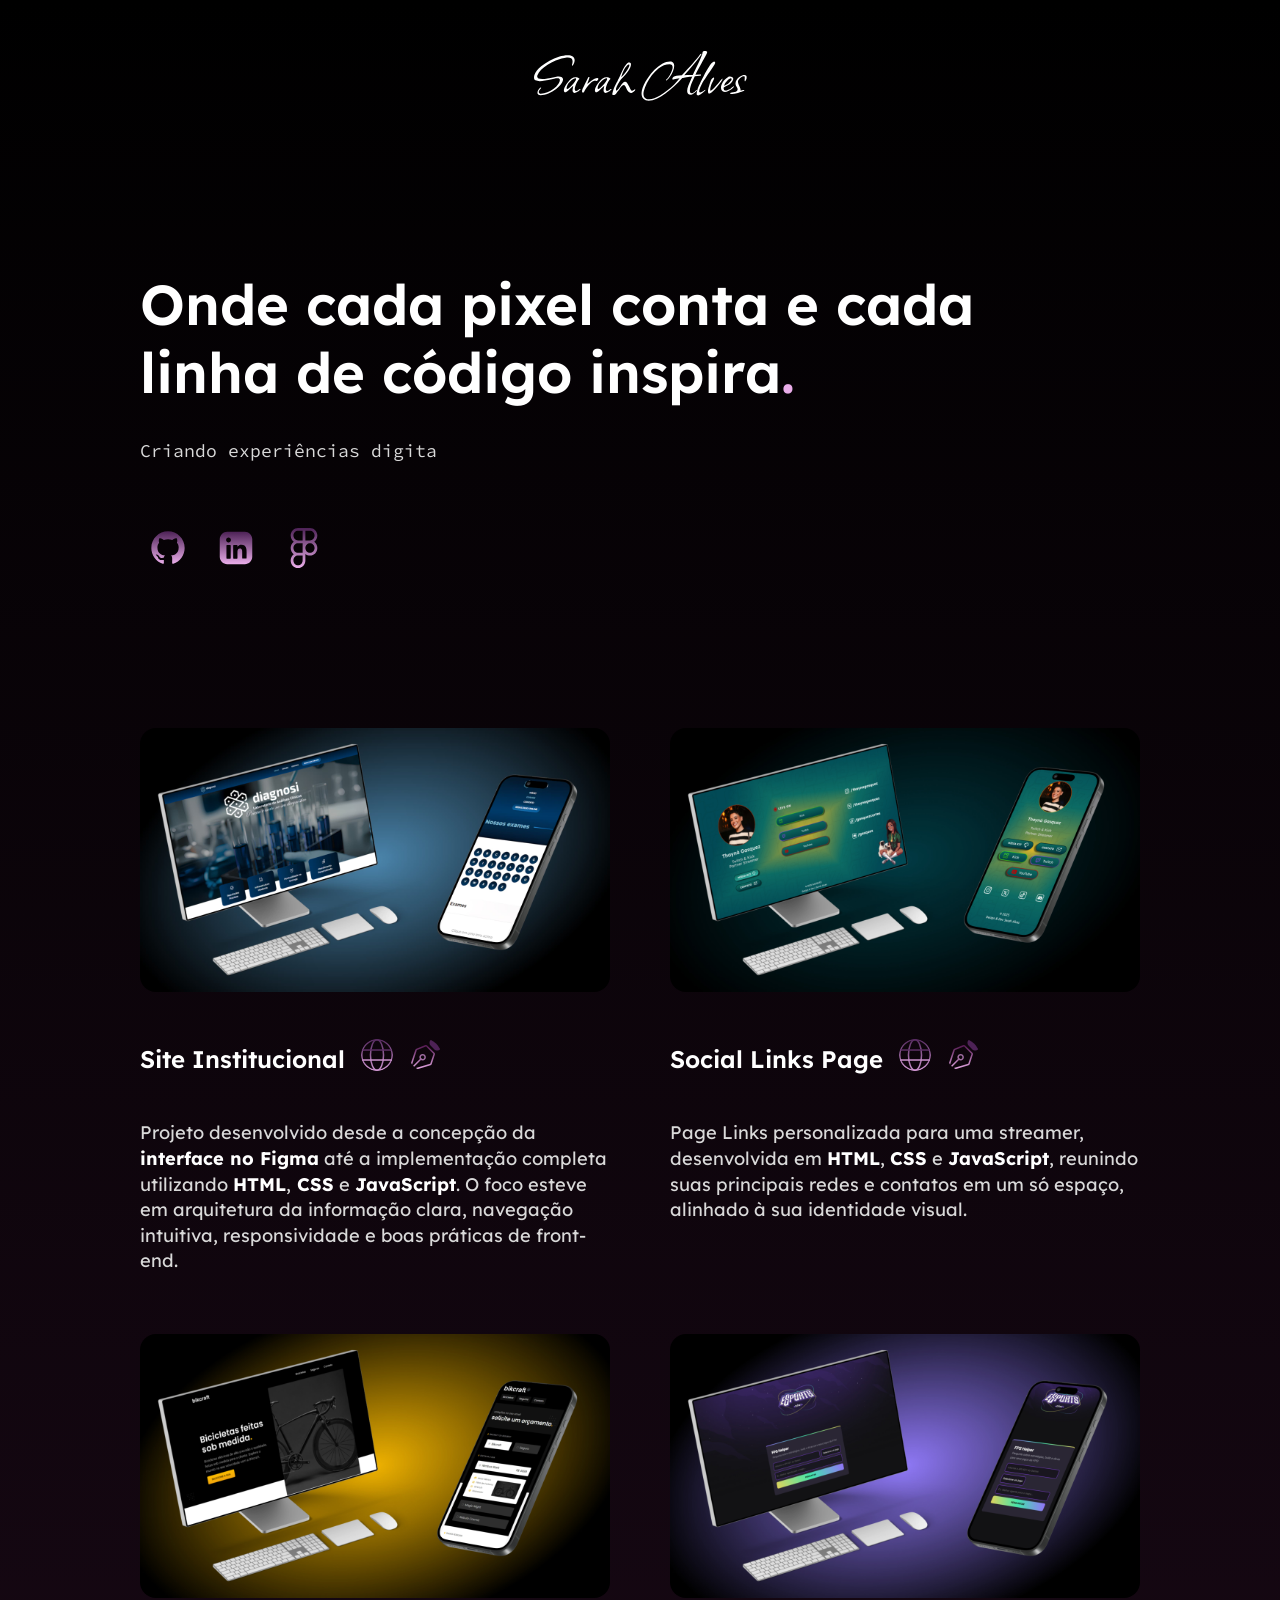
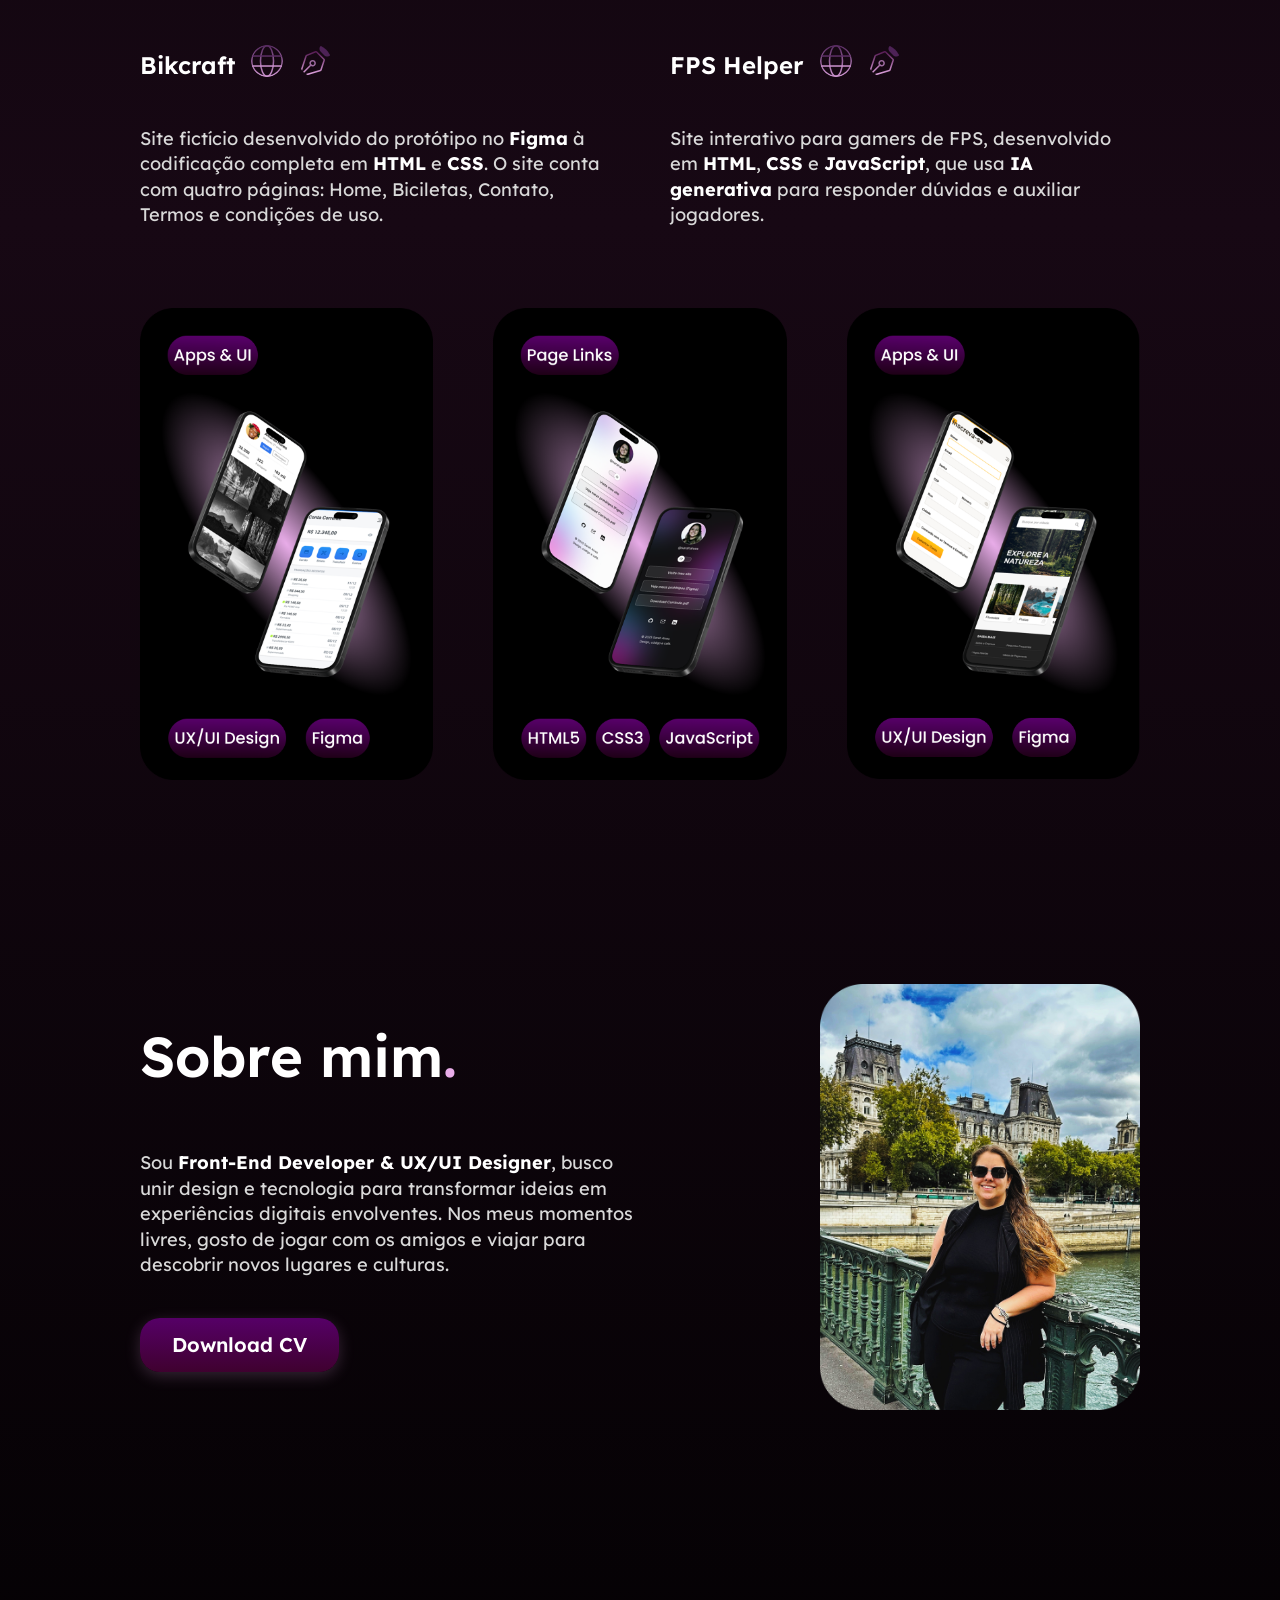
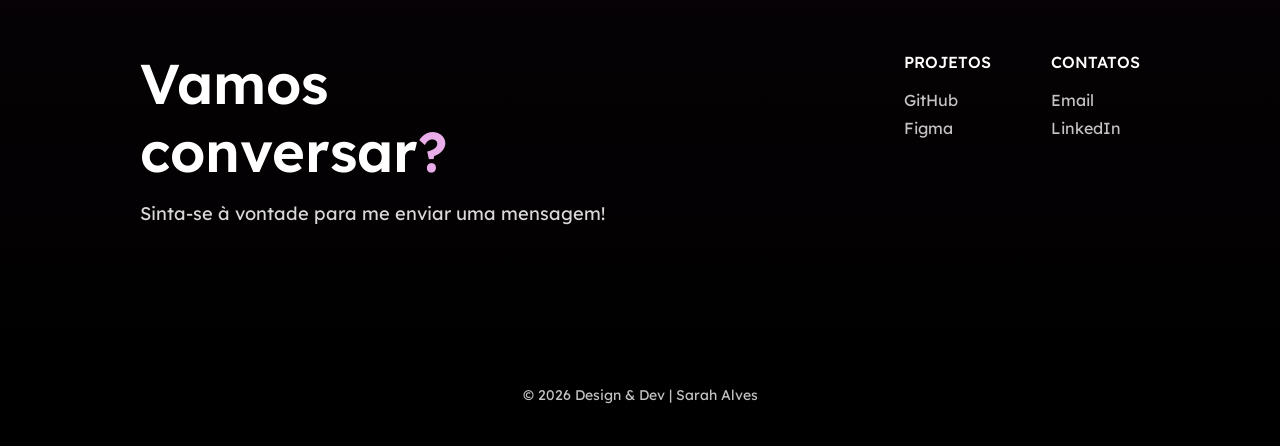
<file: index.html>
<!DOCTYPE html>
<html lang="pt-br">

<head>
  <meta charset="UTF-8">
  <meta name="viewport" content="width=device-width, initial-scale=1.0">
  <meta name="description" content="Portfólio de Sarah Alves — Desenvolvedora Front-End e UX/UI Designer criando experiências digitais com foco em interfaces modernas, criativas e responsivas.">
  <meta property="og:title" content="Sarah Alves | Dev & Designer">
  <meta property="og:description" content="Desenvolvedora Front-End e UX/UI Designer com foco em interfaces modernas, criativas e responsivas.">
  <meta property="og:image" content="https://www.sarahalves.dev.br/img/fotosobre.png">
  <meta property="og:url" content="https://www.sarahalves.dev.br/">
  <meta property="og:type" content="website">
  <link rel="preconnect" href="https://fonts.googleapis.com">
  <link rel="preconnect" href="https://fonts.gstatic.com" crossorigin>
  <link href="https://fonts.googleapis.com/css2?family=Lexend+Deca:wght@100..900&family=Source+Code+Pro:ital,wght@0,200..900;1,200..900&display=swap" rel="stylesheet">
  <title>Sarah Alves | Dev & Designer</title>
  <link rel="icon" type="image/svg+xml" href="icons/favicon.svg">
  <link rel="stylesheet" href="css/global.css">
  <link rel="stylesheet" href="css/header.css">
  <link rel="stylesheet" href="css/introducao.css">
  <link rel="stylesheet" href="css/projetos.css">
  <link rel="stylesheet" href="css/mobile.css">
  <link rel="stylesheet" href="css/sobre.css">
  <link rel="stylesheet" href="css/contato.css">
  <link rel="stylesheet" href="css/footer.css">
  <script async src="https://www.googletagmanager.com/gtag/js?id=G-N5RWVJ7HPK"></script>
  <script> window.dataLayer = window.dataLayer || []; function gtag() { dataLayer.push(arguments); } gtag('js', new Date()); gtag('config', 'G-N5RWVJ7HPK'); </script>
</head>

<body id="topo">
  <header class="header"> <img src="icons/logo.svg" alt="Logo Sarah Alves" class="logo" width="214" height="71"> </header>
  <section class="introducao">
    <div class="container-intro">
      <h1>Onde cada pixel conta e cada linha de código inspira<span>.</span></h1>
      <p id="subtitle" aria-label="Criando experiências digitais unindo tecnologia, design e criatividade.">Criando experiências digitais unindo tecnologia, design e criatividade.</p>
      <div id="icons-intro"> <a href="https://github.com/sarahalves93" target="_blank" rel="noopener noreferrer"><img src="icons/github.svg" alt="Logo GitHub" width="40" height="40"></a> <a href="https://www.linkedin.com/in/sarahmalves/" target="_blank" rel="noopener noreferrer"><img src="icons/linkedin.svg" alt="Logo LinkedIn" width="40" height="40"></a> <a href="https://www.figma.com/@sarahalves93" target="_blank" rel="noopener noreferrer"><img src="icons/figma.svg" alt="Logo Figma" width="40" height="40"></a> </div>
    </div>
  </section>
  <section class="projetos">
    <div class="container-projeto">
      <div class="projeto-card"> <img src="img/projeto1.jpg" alt="Projeto Clínica" width="640" height="360" fetchpriority="high" loading="eager" decoding="async">
        <h2 class="titulo-icone">Site Institucional<span class="icones"> <a href="https://sarahalves93.github.io/diagnosi/index.html" target="_blank" rel="noopener noreferrer"><img src="icons/web.svg" alt="Ver site"></a> <a href="https://www.figma.com/community/file/1571594964762178795/prototipo-laboratorio" target="_blank" rel="noopener noreferrer"><img src="icons/design.svg" alt="Ver design"></a> </span> </h2>
        <p>Projeto desenvolvido desde a concepção da <strong>interface no Figma</strong> até a implementação completa utilizando <strong>HTML</strong>,<strong> CSS</strong> e <strong> JavaScript</strong>. O foco esteve em arquitetura da informação clara, navegação intuitiva, responsividade e boas práticas de front-end.</p>
      </div>
      <div class="projeto-card"> <img src="img/projeto2.jpg" alt="Projeto Social Links Page" width="640" height="360" fetchpriority="high" loading="eager" decoding="async">
        <h2 class="titulo-icone"> Social Links Page <span class="icones"> <a href="https://www.thaynagasquez.com.br" target="_blank" rel="noopener noreferrer"><img src="icons/web.svg" alt="Ver site"></a> <a href="https://www.figma.com/community/file/1559974233819190485/social-links-page-thayna-gasquez" target="_blank" rel="noopener noreferrer"><img src="icons/design.svg" alt="Ver design"></a> </span> </h2>
        <p>Page Links personalizada para uma streamer, desenvolvida em <strong>HTML</strong>, <strong>CSS</strong> e <strong>JavaScript</strong>, reunindo suas principais redes e contatos em um só espaço, alinhado à sua identidade visual.</p>
      </div>
      <div class="projeto-card"> <img src="img/projeto3.jpg" alt="Projeto Bikcraft" width="640" height="360" loading="lazy">
        <h2 class="titulo-icone"> Bikcraft <span class="icones"> <a href="https://sarahalves93.github.io/bikcraft/" target="_blank" rel="noopener noreferrer"><img src="icons/web.svg" alt="Ver site"></a> <a href="https://www.figma.com/community/file/1524953533011559417/prototipo-site-bikcraft" target="_blank" rel="noopener noreferrer"><img src="icons/design.svg" alt="Ver design"></a> </span> </h2>
        <p>Site fictício desenvolvido do protótipo no <strong>Figma</strong> à codificação completa em <strong>HTML</strong> e <strong>CSS</strong>. O site conta com quatro páginas: Home, Biciletas, Contato, Termos e condições de uso.</p>
      </div>
      <div class="projeto-card"> <img src="img/projeto4.jpg" alt="Projeto FPS Helper" width="640" height="360" loading="lazy">
        <h2 class="titulo-icone"> FPS Helper <span class="icones"> <a href="https://sarahalves93.github.io/nlw/" target="_blank" rel="noopener noreferrer"><img src="icons/web.svg" alt="Ver site"></a> <a href="https://www.figma.com/community/file/1527134193803416927/fps-helper" target="_blank" rel="noopener noreferrer"><img src="icons/design.svg" alt="Ver design"></a> </span> </h2>
        <p>Site interativo para gamers de FPS, desenvolvido em <strong>HTML</strong>, <strong>CSS</strong> e <strong>JavaScript</strong>, que usa <strong>IA generativa</strong> para responder dúvidas e auxiliar jogadores.</p>
      </div>
    </div>
  </section>
  <section class="mobile">
    <div class="container-mobile"> <a href="https://www.figma.com/community/file/1525366887731871025/interfaces-mobile" target="_blank" rel="noopener noreferrer"><img src="img/mobile1.png" alt="Interface mobile - App design" width="435" height="700" loading="lazy"></a> <a href="https://sarahalves93.github.io/devlinks/" target="_blank" rel="noopener noreferrer"><img src="img/mobile2.png" alt="Interface mobile - DevLinks" width="435" height="700" loading="lazy"></a> <a href="https://www.figma.com/community/file/1525366887731871025/interfaces-mobile" target="_blank" rel="noopener noreferrer"><img src="img/mobile3.png" alt="Interface mobile - App design" width="435" height="700" loading="lazy"></a> </div>
  </section>
  <section class="sobre">
    <div class="container-sobre">
      <div class="texto-sobre">
        <h1>Sobre mim<span>.</span></h1>
        <p>Sou <strong>Front-End Developer & UX/UI Designer</strong>, busco unir design e tecnologia para transformar ideias em experiências digitais envolventes. Nos meus momentos livres, gosto de jogar com os amigos e viajar para descobrir novos lugares e culturas.</p>
        <a href="https://drive.google.com/file/d/1NOJ8W0hasTgobDgMyMadoRC4v_-Jb6lY/view?usp=sharing" target="_blank" rel="noopener noreferrer" class="botao">Download CV</a>
      </div>
      <div class="foto"> <img src="img/fotosobre.png" alt="Foto de Sarah" width="405" height="540" loading="lazy"> </div>
    </div>
  </section>
  <section class="contato">
    <div class="container-contato">
      <div class="contato-texto">
        <h1>Vamos conversar<span>?</span></h1>
        <p>Sinta-se à vontade para me enviar uma mensagem!</p>
      </div>
      <div class="contato-links">
        <div class="projetos-links">
          <h3>PROJETOS</h3>
          <nav>
            <ul>
              <li><a href="https://github.com/sarahalves93" target="_blank" rel="noopener noreferrer">GitHub</a></li>
              <li><a href="https://www.figma.com/@sarahalves93" target="_blank" rel="noopener noreferrer">Figma</a></li>
            </ul>
          </nav>
        </div>
        <div class="contatos-links">
          <h3>CONTATOS</h3>
          <nav>
            <ul>
              <li><a href="mailto:sarahmalves@live.com">Email</a></li>
              <li><a href="https://www.linkedin.com/in/sarahmalves/" target="_blank" rel="noopener noreferrer">LinkedIn</a></li>
            </ul>
          </nav>
        </div>
      </div>
    </div>
  </section>
  <footer>
    <p class="footer-copy">&copy; 2026 Design & Dev | Sarah Alves</p>
  </footer>
  <a href="#topo" class="voltar-topo" aria-label="Voltar ao topo"><img src="icons/topo.svg" alt="" width="68" height="68"></a>
  <script src="script.js"></script>
</body>

</html>
</file>
<file: css/global.css>
html {
  font-family: "Lexend Deca", sans-serif;
  background-color: #000000;
  background: linear-gradient(180deg, #000000, #170814, #000000);
}
.voltar-topo {
  position: fixed;
  bottom: 30px;
  right: 30px;
  opacity: 0;
  transform: scale(0.8);
  transition: opacity 0.4s ease, transform 0.4s ease;
  z-index: 1000;
  cursor: pointer;
}

.voltar-topo.ativo {
  opacity: 1;
  transform: translateY(0);
}

.voltar-topo:hover {
  transform: translateY(-4px) scale(1.05);
  transition: transform 0.3s ease;
}
.voltar-topo svg,
.voltar-topo img {
  width: 48px;
  height: 48px;
}
body {
  margin: 0;
}
h1,
h2,
h3,
p {
  margin: 0px;
}
h1 {
  font-weight: 600;
  font-size: clamp(2rem, 4vw + 1rem, 3.5rem);
  line-height: 1.2;
  color: white;
}
h1 span {
  color: #e9ade9;
}
h2 {
  font-weight: 600;
  font-size: clamp(1.3rem, 2vw + 0.5rem, 1.5rem);
  line-height: 1.25;
  color: white;
}
h3 {
  font-weight: 500;
  font-size: clamp(1rem, 1vw + 0.5rem, 1rem);
  line-height: 1.5;
  color: #ffffff;
}
p {
  font-size: clamp(1rem, 0.8vw + 0.5rem, 1.2rem);
  line-height: 1.4;
  color: #d9d9d9;
}
strong {
  color: #ffffff;
}

@media (max-width: 500px) {
  .voltar-topo {
    bottom: 20px;
    right: 20px;
  }
  .voltar-topo svg,
  .voltar-topo img {
    width: 40px;
    height: 40px;
  }
}
</file>
<file: css/header.css>
header {
  max-width: 100%;
  padding: 40px 20px;
  display: flex;
  justify-content: center;
}

.logo {
  max-width: 100%;
  height: auto;
}

@media (max-width: 500px) {
  header {
    padding: 24px 16px;
  }
  .logo {
    width: 160px;
  }
}
</file>
<file: css/introducao.css>
.introducao {
  max-width: 100%;
  padding: 120px 140px;
}

.introducao h1 {
  margin-bottom: 32px;
  max-width: 950px;
}

.introducao p {
  font-family: "Source Code Pro", monospace !important;
  font-size: clamp(0.875rem, 0.8vw + 0.5rem, 1.125rem);
  line-height: 1.4;
  color: #d9d9d9;
  margin-top: 32px;
  font-weight: 400;
  max-width: 75ch;
  min-height: 2.8em;
}

#icons-intro {
  display: flex;
  padding: 32px 0;
  gap: 12px;
}

#icons-intro a {
  display: flex;
  align-items: center;
  justify-content: center;
  padding: 8px;
  transition: transform 0.3s ease, filter 0.3s ease;
  border-radius: 50%;
}

#icons-intro a:hover {
  transform: scale(1.5);
  filter: brightness(1.3);
}

@media (max-width: 900px) {
  .introducao {
    padding: 80px 60px;
  }
}

@media (max-width: 500px) {
  .introducao {
    padding: 60px 24px;
  }

  .introducao h1 {
    font-size: 28px;
    line-height: 36px;
    max-width: 100%;
  }

  .introducao p {
    font-size: 16px;
    line-height: 24px;
    margin-top: 16px;
  }

  #icons-intro {
    padding: 24px 0;
  }
}
</file>
<file: css/projetos.css>
.projetos {
  padding: 0px 140px;
}
.container-projeto {
  display: grid;
  grid-template-columns: repeat(2, 1fr);
  gap: 60px;
}
.container-projeto img {
  width: 100%;
  height: auto;
  border-radius: 16px;
  margin-bottom: 40px;
  transition: transform 0.3s ease, box-shadow 0.3s ease;
}
.container-projeto img:hover {
  transform: translateY(-4px);
  box-shadow: 0 4px 16px rgba(233, 173, 233, 0.2);
}
.container-projeto h2 {
  max-width: 640px;
  margin-bottom: 12px;
}
.container-projeto p {
  max-width: 640px;
}
.titulo-icone {
  display: flex;
  align-items: baseline;
  flex-wrap: wrap;
  gap: 16px;
}
.icones {
  display: inline-flex;
  align-items: center;
  gap: 16px;
  position: relative;
  top: 3px;
}
.icones a {
  display: inline-flex;
  align-items: center;
  justify-content: center;
}
.icones img {
  width: 32px;
  height: 32px;
  vertical-align: middle;
  transition: transform 0.3s ease, filter 0.3s ease;
}
.icones img:hover {
  transform: scale(1.5);
  filter: brightness(1.3);
}

@media (max-width: 1000px) {
  .projetos {
    padding: 0px 60px;
  }
  .container-projeto {
    grid-template-columns: 1fr;
    gap: 40px;
  }
}

@media (max-width: 500px) {
  .projetos {
    padding: 0px 24px;
  }
  .container-projeto {
    gap: 32px;
  }
  .container-projeto img {
    margin-bottom: 24px;
  }
  .icones img {
    width: 28px;
    height: 28px;
  }
}
</file>
<file: css/mobile.css>
.mobile {
  padding: 80px 140px;
}

.container-mobile {
  display: grid;
  grid-template-columns: repeat(3, 1fr);
  gap: 60px;
}

.container-mobile a {
  display: block;
  overflow: hidden;
  border-radius: 20px;
  transition: transform 0.3s ease;
}

.container-mobile img {
  width: 100%;
  height: auto;
  border-radius: 20px;
  transition: transform 0.5s ease, filter 0.5s ease;
}

.container-mobile a:hover img {
  transform: scale(1.08);
  filter: brightness(1.1);
}

@media (max-width: 1000px) {
  .mobile {
    padding: 60px 60px;
  }
  .container-mobile {
    gap: 32px;
  }
}

@media (max-width: 900px) {
  .mobile {
    padding: 60px 24px;
  }

  .container-mobile {
    display: flex;
    gap: 24px;
    overflow-x: auto;
    scroll-snap-type: x mandatory;
    -webkit-overflow-scrolling: touch;
    padding-bottom: 12px;
  }

  .container-mobile a {
    flex: 0 0 70%;
    scroll-snap-align: center;
  }
}

@media (max-width: 500px) {
  .container-mobile a {
    flex: 0 0 80%;
  }
}
</file>
<file: css/sobre.css>
.sobre {
  padding: 120px 140px;
}

.container-sobre {
  display: grid;
  grid-template-columns: 2fr 1fr;
  align-items: center;
  gap: 40px;
}

.sobre h1 {
  margin-bottom: 60px;
}

.sobre p {
  margin-bottom: 24px;
  max-width: 500px;
}

.botao {
  display: inline-block;
  font-size: 1.25rem;
  line-height: 1.3;
  font-weight: 600;
  color: white;
  background: linear-gradient(180deg, #560067, #3f012f);
  padding: 14px 32px;
  border-radius: 20px;
  box-shadow: 0 4px 16px rgba(233, 173, 233, 0.2);
  text-decoration: none;
  transition: transform 0.4s ease, filter 0.4s ease, box-shadow 0.4s ease;
  margin-top: 16px;
}

.botao:hover {
  transform: scale(1.08);
  box-shadow: 0 6px 20px rgba(233, 173, 233, 0.4);
  filter: brightness(1.1);
}

.foto img {
  width: 100%;
  height: auto;
  margin: 0 auto;
  display: block;
}

@media (max-width: 900px) {
  .sobre {
    padding: 80px 60px;
  }
  .container-sobre {
    gap: 32px;
  }
}

@media (max-width: 700px) {
  .container-sobre {
    grid-template-columns: 1fr;
  }
  .foto {
    order: -1;
    max-width: 280px;
    margin: 0 auto;
  }
  .sobre h1 {
    margin-bottom: 24px;
  }
}

@media (max-width: 500px) {
  .sobre {
    padding: 60px 24px;
  }
  .sobre p {
    margin-bottom: 16px;
  }
  .botao {
    font-size: 1rem;
    padding: 12px 24px;
  }
  .foto {
    max-width: 220px;
  }
}
</file>
<file: css/contato.css>
.contato {
  padding: 120px 140px;
}

.container-contato {
  display: grid;
  grid-template-columns: 1fr 1fr;
  align-items: start;
  gap: 40px;
}

.contato-texto {
  grid-column: 1;
}

.contato-texto h1 {
  margin-bottom: 16px;
}

.contato-texto p {
  margin-top: 16px;
}

.contato-links {
  grid-column: 2;
  display: flex;
  gap: 60px;
  justify-content: flex-end;
}

.contato-links h3 {
  margin-bottom: 12px;
}

.contato-links ul {
  list-style: none;
  padding: 0;
}

.contato-links li + li {
  margin-top: 8px;
}

.contato-links a {
  display: inline-block;
  color: #c4c4c4;
  text-decoration: none;
  font-weight: 400;
  transition: color 0.3s ease, transform 0.3s ease;
}

.contato-links a:hover {
  color: #a43acb;
  transform: translateX(4px);
}

@media (max-width: 900px) {
  .contato {
    padding: 80px 60px;
  }
}

@media (max-width: 700px) {
  .container-contato {
    grid-template-columns: 1fr;
  }
  .contato-links {
    grid-column: 1;
    justify-content: flex-start;
    gap: 48px;
  }
}

@media (max-width: 500px) {
  .contato {
    padding: 60px 24px;
  }
  .contato-links {
    gap: 40px;
  }
}
</file>
<file: css/footer.css>
footer {
  max-width: 100%;
  padding: 40px 20px;
  display: flex;
  justify-content: center;
}

.footer-copy {
  color: #c4c4c4;
  font-size: 0.875rem;
}
</file>
